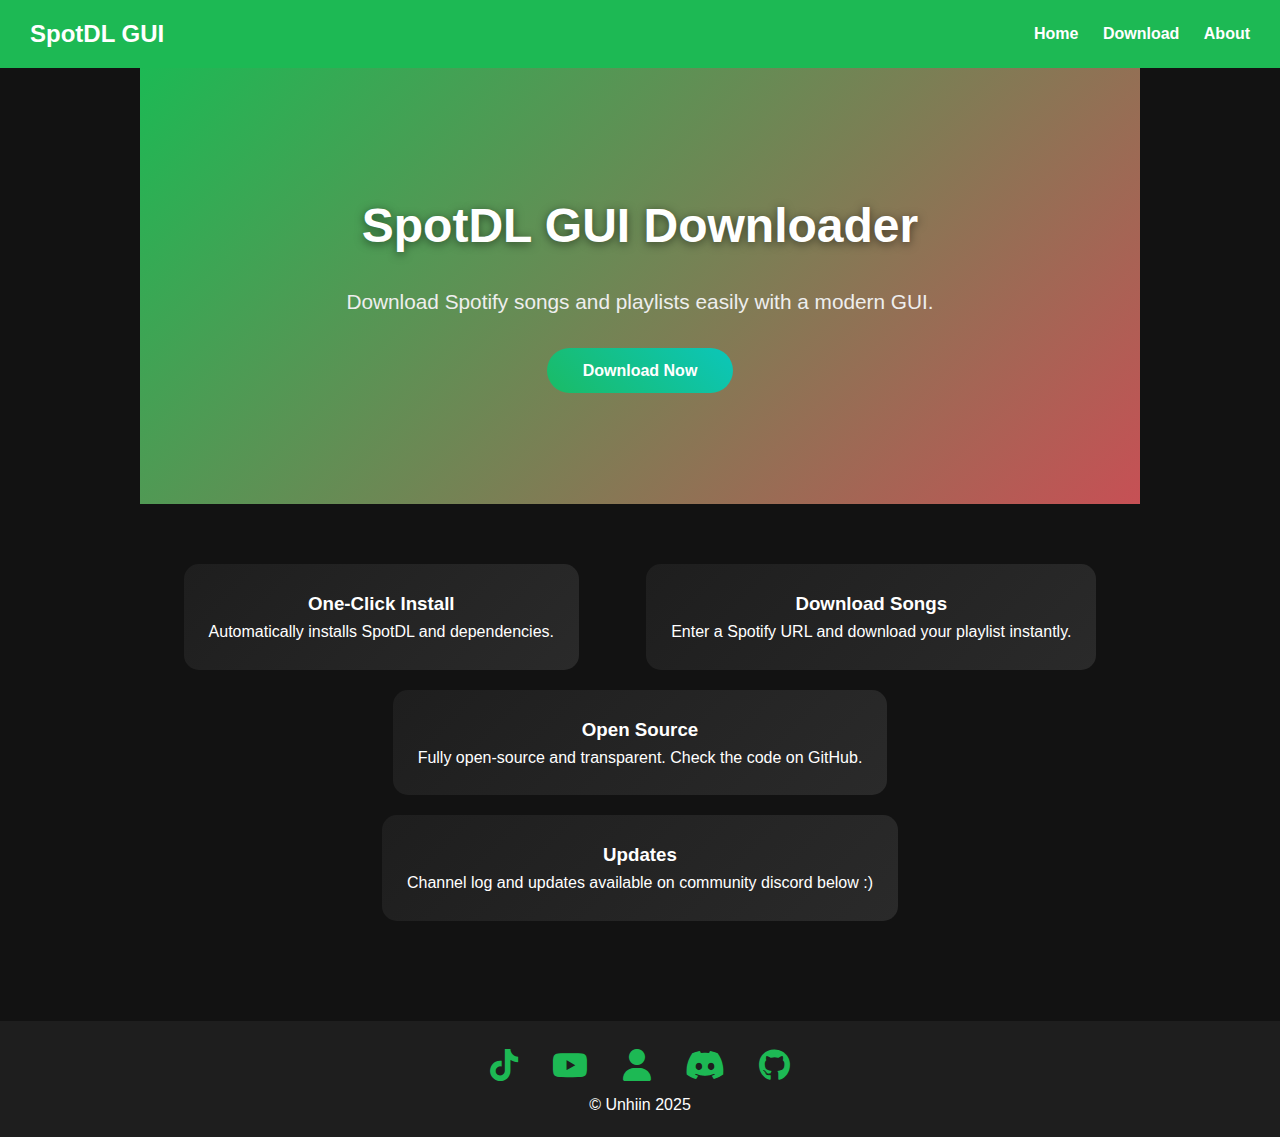
<file: index.html>
<!DOCTYPE html>
<html lang="en">
<head>
<link rel="icon" type="image/png" href="5488DDA2-8F65-482F-8BF7-01C32F02DD58.jpeg">
<meta charset="UTF-8">
<meta name="viewport" content="width=device-width, initial-scale=1.0">
<title>SpotDL GUI Downloader</title>
<link href="style.css" rel="stylesheet">
<link rel="stylesheet" href="https://cdnjs.cloudflare.com/ajax/libs/font-awesome/6.5.0/css/all.min.css">
</head>
<body>
<header>
<h2>SpotDL GUI</h2>
<nav>
<a href="index.html">Home</a>
<a href="download.html">Download</a>
<a href="about.html">About</a>
</nav>
</header>

<section class="hero">
<h1>SpotDL GUI Downloader</h1>
<p>Download Spotify songs and playlists easily with a modern GUI.</p>
<a href="download.html" class="button">Download Now</a>
</section>

<section class="features">
<div class="feature-card">
<h3>One-Click Install</h3>
<p>Automatically installs SpotDL and dependencies.</p>
</div>
<div class="feature-card">
<h3>Download Songs</h3>
<p>Enter a Spotify URL and download your playlist instantly.</p>
</div>
<div class="feature-card">
<h3>Open Source</h3>
<p>Fully open-source and transparent. Check the code on GitHub.</p>
</div>
<div class="feature-card">
<h3>Updates</h3>
<p>Channel log and updates available on community discord below :)</p>
</div>
</section>

<footer>
<a href="https://www.tiktok.com/@unhiin?_t=ZP-90TQmg1VSJz&_r=1"><i class="fa-brands fa-tiktok"></i></a>
<a href="https://www.youtube.com/@hypnotixx"><i class="fa-brands fa-youtube"></i></a>
<a href="https://unhiin.markjlyon.com"><i class="fa-solid fa-user"></i></a>
<a href="https://discord.gg/HuPvsF62Xf"><i class="fa-brands fa-discord"></i></a>
<a href="https://github.com/hypnotixx0"><i class="fa-brands fa-github"></i></a>
<p>© Unhiin 2025</p>
</footer>

<script>
document.addEventListener("DOMContentLoaded",()=>{
const sections=document.querySelectorAll("section");
const revealOnScroll=()=>{
const triggerBottom=window.innerHeight*0.85;
sections.forEach(section=>{const sectionTop=section.getBoundingClientRect().top;if(sectionTop<triggerBottom){section.classList.add("visible");}});};
window.addEventListener("scroll",revealOnScroll);
revealOnScroll();
});
</script>
</body>
</html>
</file>
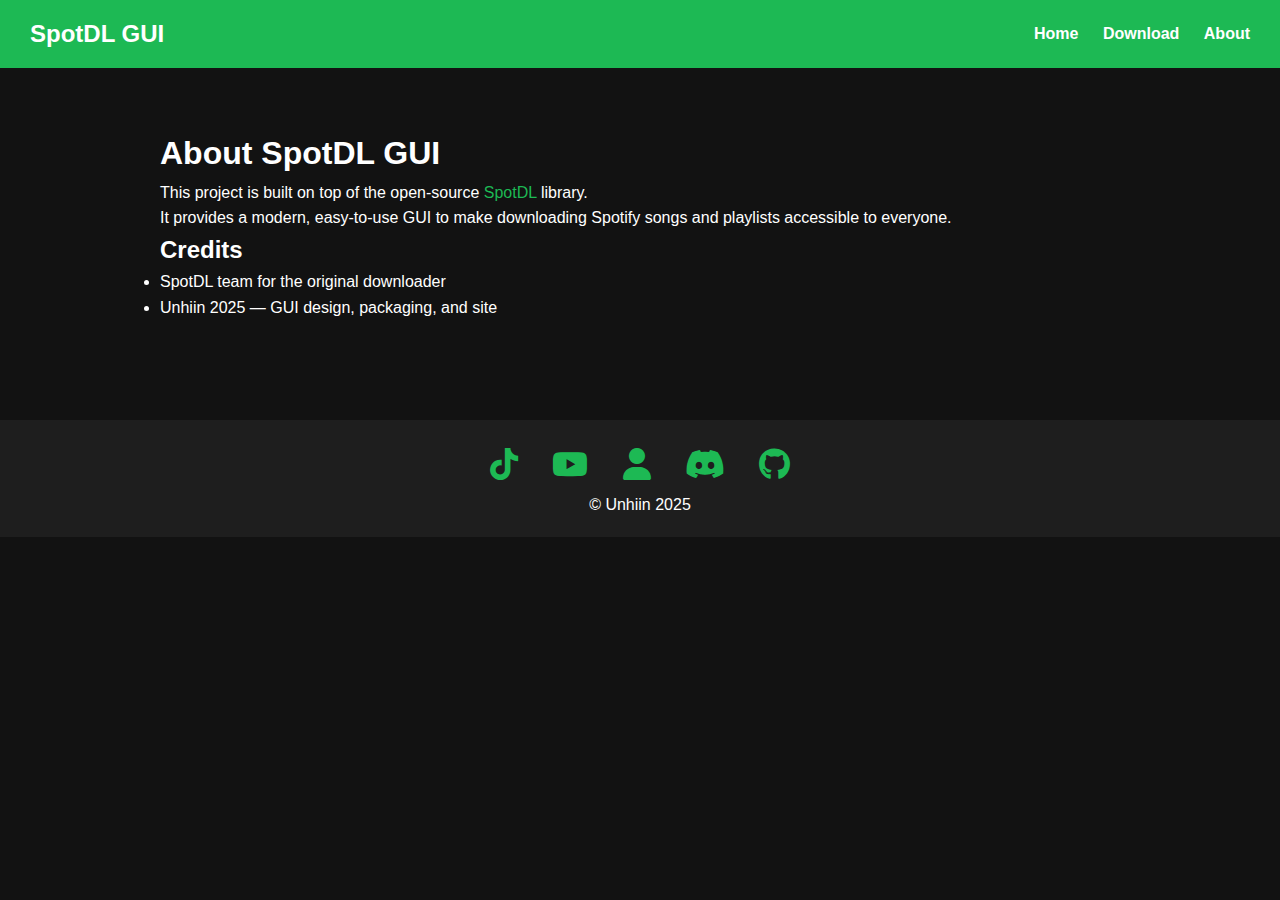
<file: about.html>
<!DOCTYPE html>
<html lang="en">
<head>
<meta charset="UTF-8">
<meta name="viewport" content="width=device-width, initial-scale=1.0">
<title>About - SpotDL GUI</title>
<link href="style.css" rel="stylesheet">
<link rel="stylesheet" href="https://cdnjs.cloudflare.com/ajax/libs/font-awesome/6.5.0/css/all.min.css">
</head>
<body>
<header>
<h2>SpotDL GUI</h2>
<nav>
<a href="index.html">Home</a>
<a href="download.html">Download</a>
<a href="about.html">About</a>
</nav>
</header>

<section>
<h1>About SpotDL GUI</h1>
<p>This project is built on top of the open-source <a href="https://github.com/spotDL/spotify-downloader" style="color:#1DB954">SpotDL</a> library.</p>
<p>It provides a modern, easy-to-use GUI to make downloading Spotify songs and playlists accessible to everyone.</p>

<h2>Credits</h2>
<ul>
<li>SpotDL team for the original downloader</li>
<li>Unhiin 2025 — GUI design, packaging, and site</li>
</ul>
</section>

<footer>
<a href="https://www.tiktok.com/@unhiin?_t=ZP-90TQmg1VSJz&_r=1"><i class="fa-brands fa-tiktok"></i></a>
<a href="https://www.youtube.com/@hypnotixx"><i class="fa-brands fa-youtube"></i></a>
<a href="https://your-portfolio-url-here.com"><i class="fa-solid fa-user"></i></a>
<a href="https://discord.gg/HuPvsF62Xf"><i class="fa-brands fa-discord"></i></a>
<a href="https://github.com/hypnotixx0"><i class="fa-brands fa-github"></i></a>
<p>© Unhiin 2025</p>
</footer>

<script>
document.addEventListener("DOMContentLoaded",()=>{
const sections=document.querySelectorAll("section");
const revealOnScroll=()=>{
const triggerBottom=window.innerHeight*0.85;
sections.forEach(section=>{const sectionTop=section.getBoundingClientRect().top;if(sectionTop<triggerBottom){section.classList.add("visible");}});};
window.addEventListener("scroll",revealOnScroll);
revealOnScroll();
});
</script>
</body>
</html>
</file>
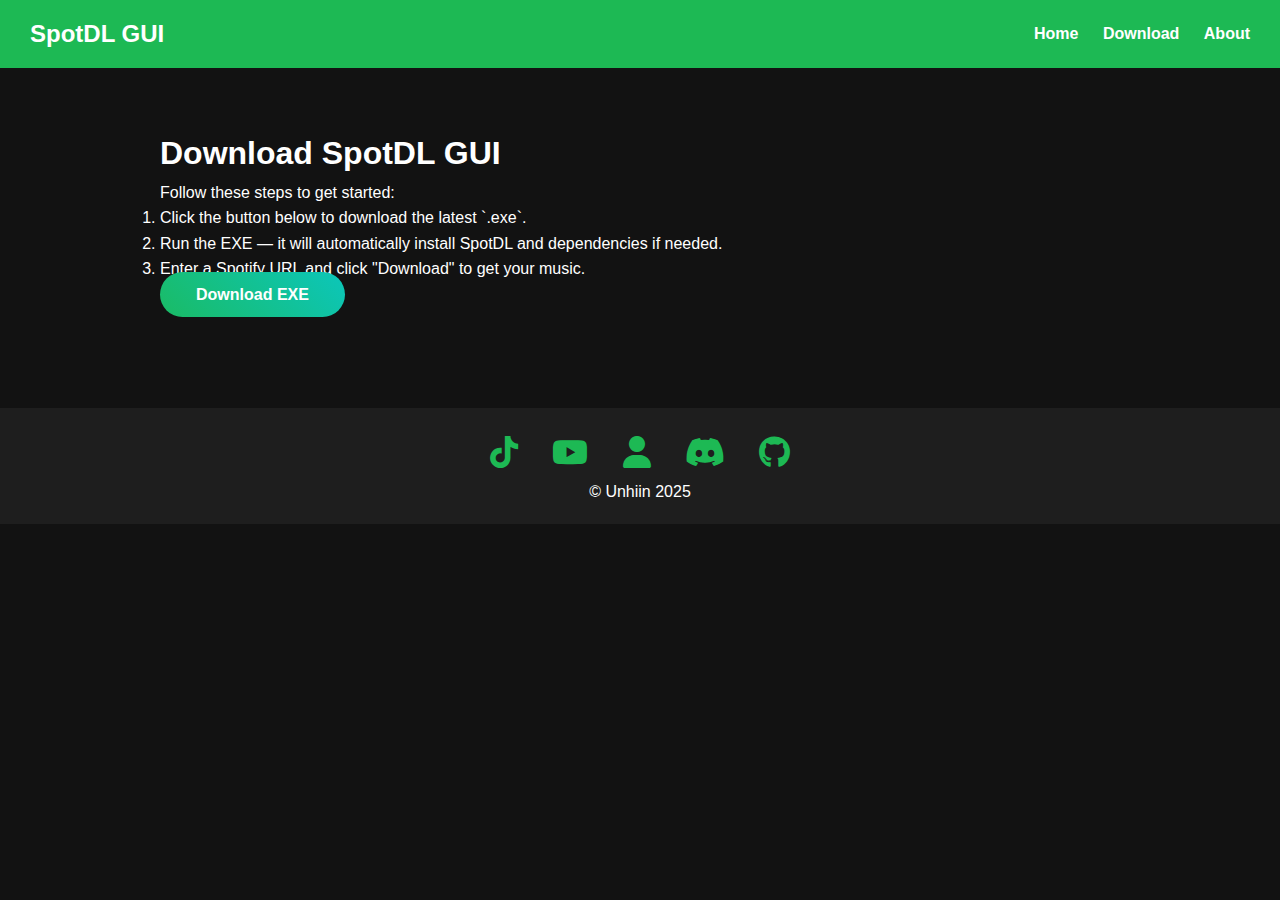
<file: download.html>
<!DOCTYPE html>
<html lang="en">
<head>
<link rel="icon" type="image/png" href="5488DDA2-8F65-482F-8BF7-01C32F02DD58.jpeg">
<meta charset="UTF-8">
<meta name="viewport" content="width=device-width, initial-scale=1.0">
<title>Download - SpotDL GUI</title>
<link href="style.css" rel="stylesheet">
<link rel="stylesheet" href="https://cdnjs.cloudflare.com/ajax/libs/font-awesome/6.5.0/css/all.min.css">
</head>
<body>
<header>
<h2>SpotDL GUI</h2>
<nav>
<a href="index.html">Home</a>
<a href="download.html">Download</a>
<a href="about.html">About</a>
</nav>
</header>

<section>
<h1>Download SpotDL GUI</h1>
<p>Follow these steps to get started:</p>
<ol>
<li>Click the button below to download the latest `.exe`.</li>
<li>Run the EXE — it will automatically install SpotDL and dependencies if needed.</li>
<li>Enter a Spotify URL and click "Download" to get your music.</li>
</ol>
<a href="unhiindownloader.exe" class="button">Download EXE</a>
</section>

<footer>
<a href="https://www.tiktok.com/@unhiin?_t=ZP-90TQmg1VSJz&_r=1"><i class="fa-brands fa-tiktok"></i></a>
<a href="https://www.youtube.com/@hypnotixx"><i class="fa-brands fa-youtube"></i></a>
<a href="https://unhiin.markjlyon.com"><i class="fa-solid fa-user"></i></a>
<a href="https://discord.gg/HuPvsF62Xf"><i class="fa-brands fa-discord"></i></a>
<a href="https://github.com/hypnotixx0"><i class="fa-brands fa-github"></i></a>
<p>© Unhiin 2025</p>
</footer>

<script>
document.addEventListener("DOMContentLoaded",()=>{
const sections=document.querySelectorAll("section");
const revealOnScroll=()=>{
const triggerBottom=window.innerHeight*0.85;
sections.forEach(section=>{const sectionTop=section.getBoundingClientRect().top;if(sectionTop<triggerBottom){section.classList.add("visible");}});};
window.addEventListener("scroll",revealOnScroll);
revealOnScroll();
});
</script>
</body>
</html>
</file>
<file: style.css>
/* Reset */
* { margin:0; padding:0; box-sizing:border-box; font-family:'Poppins', sans-serif; }
body { background-color:#121212; color:#fff; line-height:1.6; }
a { text-decoration:none; color:inherit; }
header { background:#1DB954; padding:15px 30px; display:flex; justify-content:space-between; align-items:center; }
header nav a { margin-left:20px; font-weight:bold; transition:0.3s; }
header nav a:hover { color:#fff; }
section { padding:60px 20px; max-width:1000px; margin:0 auto; opacity:0; transform:translateY(30px); transition:opacity 0.8s ease-out, transform 0.8s ease-out; }
section.visible { opacity:1; transform:translateY(0); }

/* Hero */
.hero { position:relative; text-align:center; padding:120px 20px; background:linear-gradient(-45deg, #1DB954, #00CFFF, #FF2D55, #1DB954); background-size:400% 400%; animation:gradientBG 15s ease infinite; }
@keyframes gradientBG { 0% { background-position:0% 50%; } 50% { background-position:100% 50%; } 100% { background-position:0% 50%; } }
.hero h1 { font-size:3rem; color:#fff; text-shadow:0 2px 10px rgba(0,0,0,0.5); margin-bottom:20px; }
.hero p { font-size:1.3rem; color:#eee; margin-bottom:40px; }

/* Buttons */
.button { background: linear-gradient(45deg, #1DB954, #00CFFF); color:#fff; padding:14px 36px; border-radius:50px; font-weight:bold; transition:0.3s; background-size:200% 200%; }
.button:hover { background-position:right center; transform:scale(1.1); box-shadow:0 0 15px rgba(0,255,255,0.5); }

/* Feature cards */
.features { display:flex; flex-wrap:wrap; justify-content:space-around; gap:20px; }
.feature-card { background:linear-gradient(135deg,#1e1e1e,#2a2a2a); border-radius:15px; padding:25px; text-align:center; transition:transform 0.3s ease, box-shadow 0.3s ease, background 0.3s ease; }
.feature-card:hover { transform:translateY(-10px) scale(1.05); box-shadow:0 10px 25px rgba(0,255,255,0.2); background:linear-gradient(135deg,#00CFFF,#FF2D55); }

/* Footer Font Awesome icons */
footer { background:#1e1e1e; text-align:center; padding:20px; margin-top:40px; }
footer a { margin:0 15px; color:#1DB954; font-size:2rem; transition:transform 0.3s, color 0.3s; }
footer a:hover { transform:scale(1.3); color:#00CFFF; }

/* Smooth scroll */
html { scroll-behavior:smooth; }
</file>
